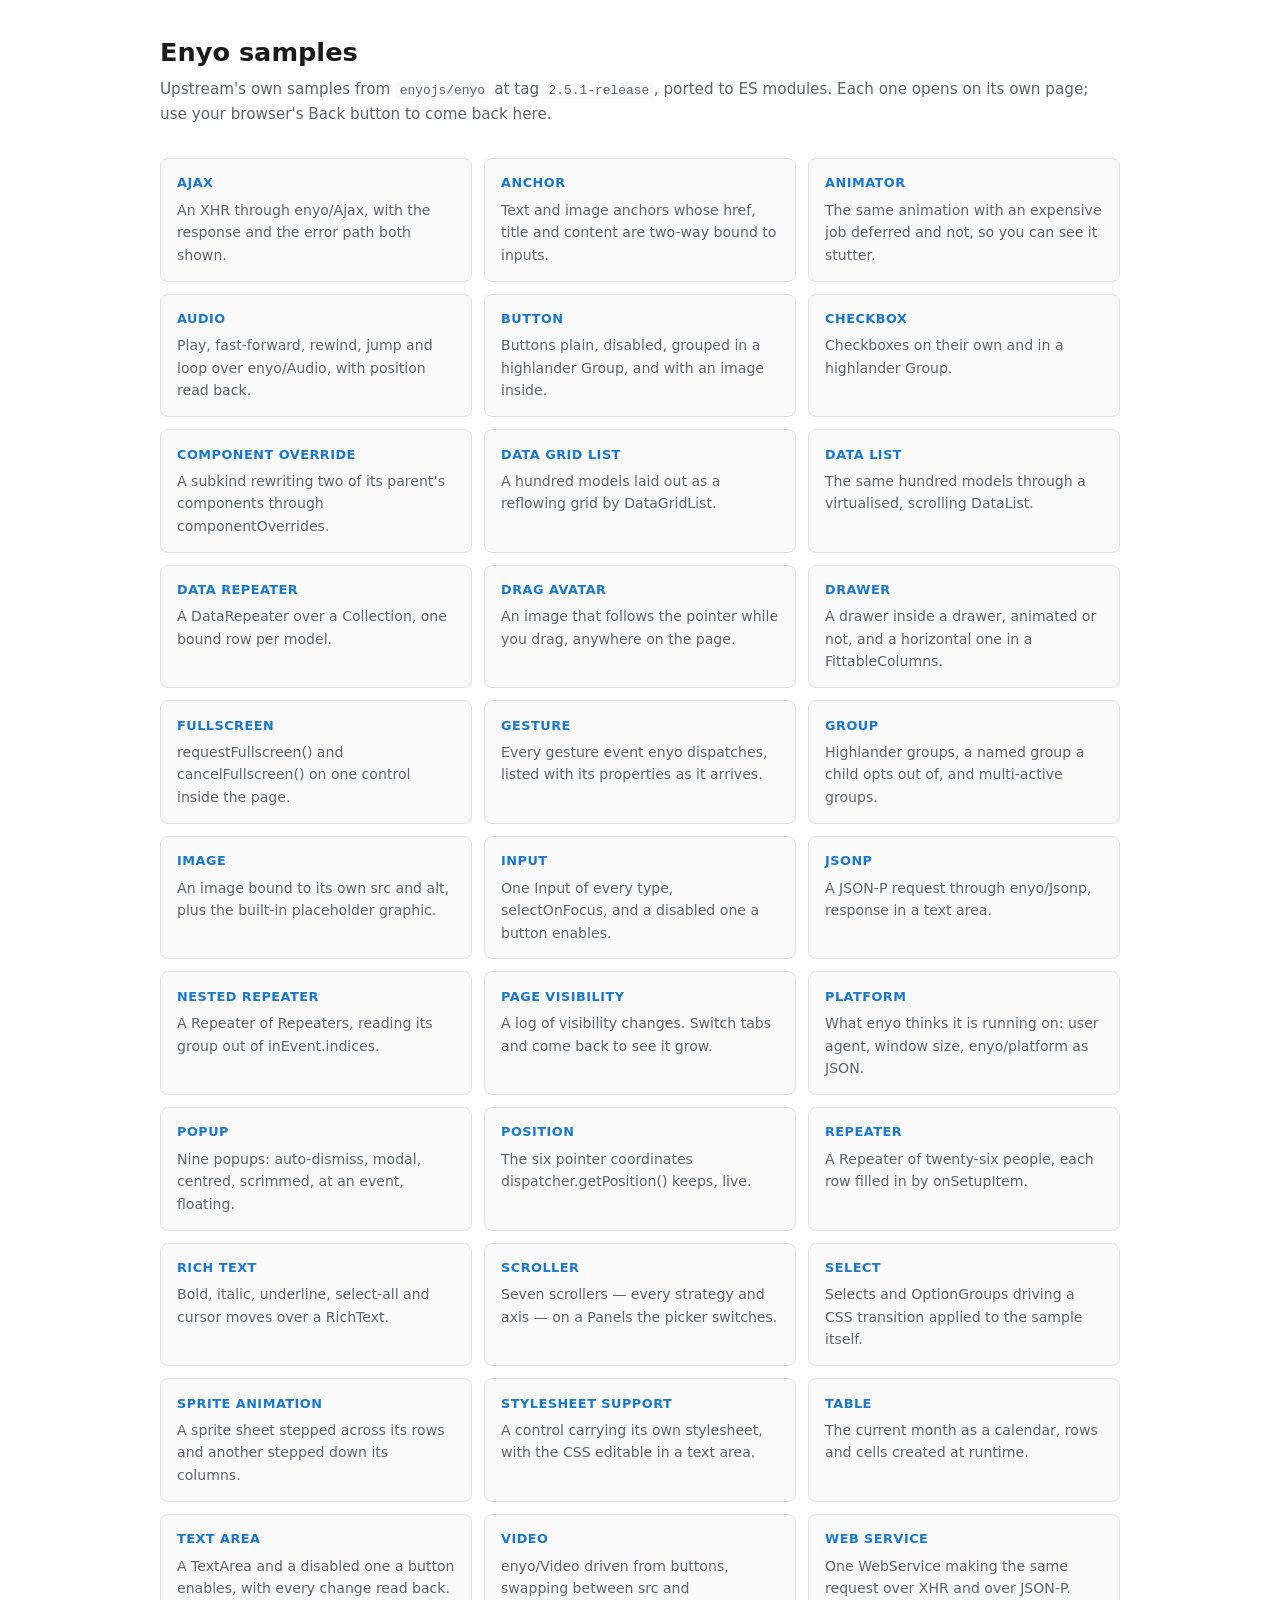
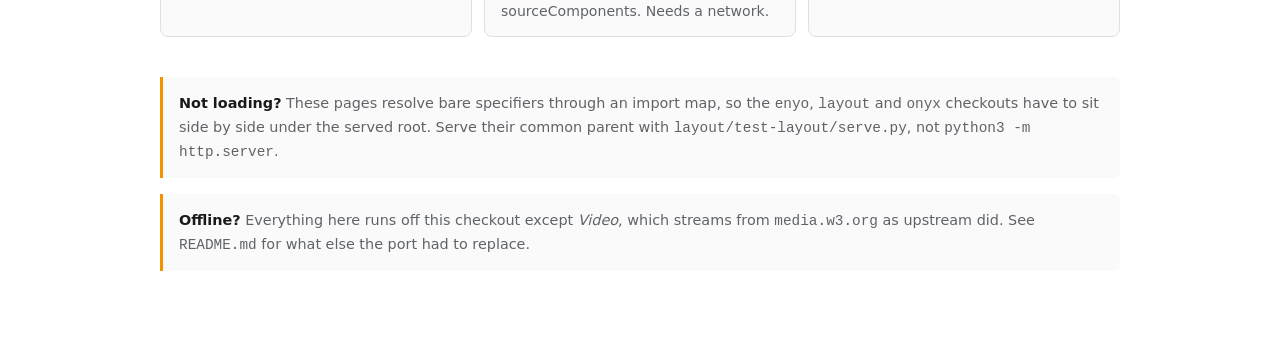
<file: samples/index.html>
<!doctype html>
<html lang="en">
<head>
<meta charset="utf-8">
<meta http-equiv="x-ua-compatible" content="ie=edge">
<meta name="viewport" content="width=device-width, initial-scale=1">
<title>Enyo Samples</title>

<style>
 :root {
   --bg: #fff; --fg: #1a1a1a; --muted: #5f6368; --line: #e0e0e0;
   --accent: #F49200; --link: #1879CD; --card: #fafafa;
 }
 @media (prefers-color-scheme: dark) {
   :root:not([data-theme="light"]) {
     --bg: #17181a; --fg: #e8eaed; --muted: #9aa0a6; --line: #303134;
     --accent: #F49200; --link: #6cb6f5; --card: #202124;
   }
 }
 * { box-sizing: border-box; }
 body {
   margin: 0; padding: 2rem 1rem 4rem;
   background: var(--bg); color: var(--fg);
   font: 16px/1.6 system-ui, -apple-system, "Segoe UI", sans-serif;
 }
 .wrap { max-width: 60rem; margin: 0 auto; }
 h1 { font-size: 1.6rem; margin: 0 0 .25rem; }
 .sub { color: var(--muted); margin: 0 0 2rem; font-size: .95rem; }
 .sub code { font-size: .85em; background: var(--card); padding: .1em .35em; border-radius: 3px; }
 .grid { display: grid; gap: .75rem; grid-template-columns: repeat(auto-fill, minmax(17rem, 1fr)); }
 a.card {
   display: block; padding: .9rem 1rem; text-decoration: none; color: inherit;
   background: var(--card); border: 1px solid var(--line); border-radius: 8px;
 }
 a.card:hover { border-color: var(--accent); }
 a.card .name {
   display: block; font-weight: 600; color: var(--link);
   text-transform: uppercase; font-size: .8rem; letter-spacing: .04em;
 }
 a.card .blurb { display: block; color: var(--muted); font-size: .88rem; margin-top: .3rem; }
 .note {
   margin-top: 2.5rem; padding: .9rem 1rem; border-left: 3px solid var(--accent);
   background: var(--card); color: var(--muted); font-size: .9rem; border-radius: 0 6px 6px 0;
 }
 .note strong { color: var(--fg); }
 .note + .note { margin-top: 1rem; }
</style>
</head>
<body>
<div class="wrap">

<h1>Enyo samples</h1>
<p class="sub">
  Upstream's own samples from <code>enyojs/enyo</code> at tag
  <code>2.5.1-release</code>, ported to ES modules. Each one opens on its own
  page; use your browser's Back button to come back here.
</p>

<div class="grid" id="grid"></div>

<p class="note" id="note">
  <strong>Not loading?</strong> These pages resolve bare specifiers through an
  import map, so the <code>enyo</code>, <code>layout</code> and
  <code>onyx</code> checkouts have to sit side by side under the served root.
  Serve their common parent with
  <code>layout/test-layout/serve.py</code>, not <code>python3 -m
  http.server</code>.
</p>

<p class="note">
  <strong>Offline?</strong> Everything here runs off this checkout except
  <em>Video</em>, which streams from <code>media.w3.org</code> as upstream
  did. See <code>README.md</code> for what else the port had to replace.
</p>

</div>

<script type="module">
import samples from './samples.js';

document.getElementById('grid').innerHTML = samples.map(s =>
	'<a class="card" href="sample.html?s=' + encodeURIComponent(s.name) + '">' +
		'<span class="name">' + s.label + '</span>' +
		'<span class="blurb">' + s.blurb + '</span>' +
	'</a>'
).join('');
</script>
</body>
</html>
</file>
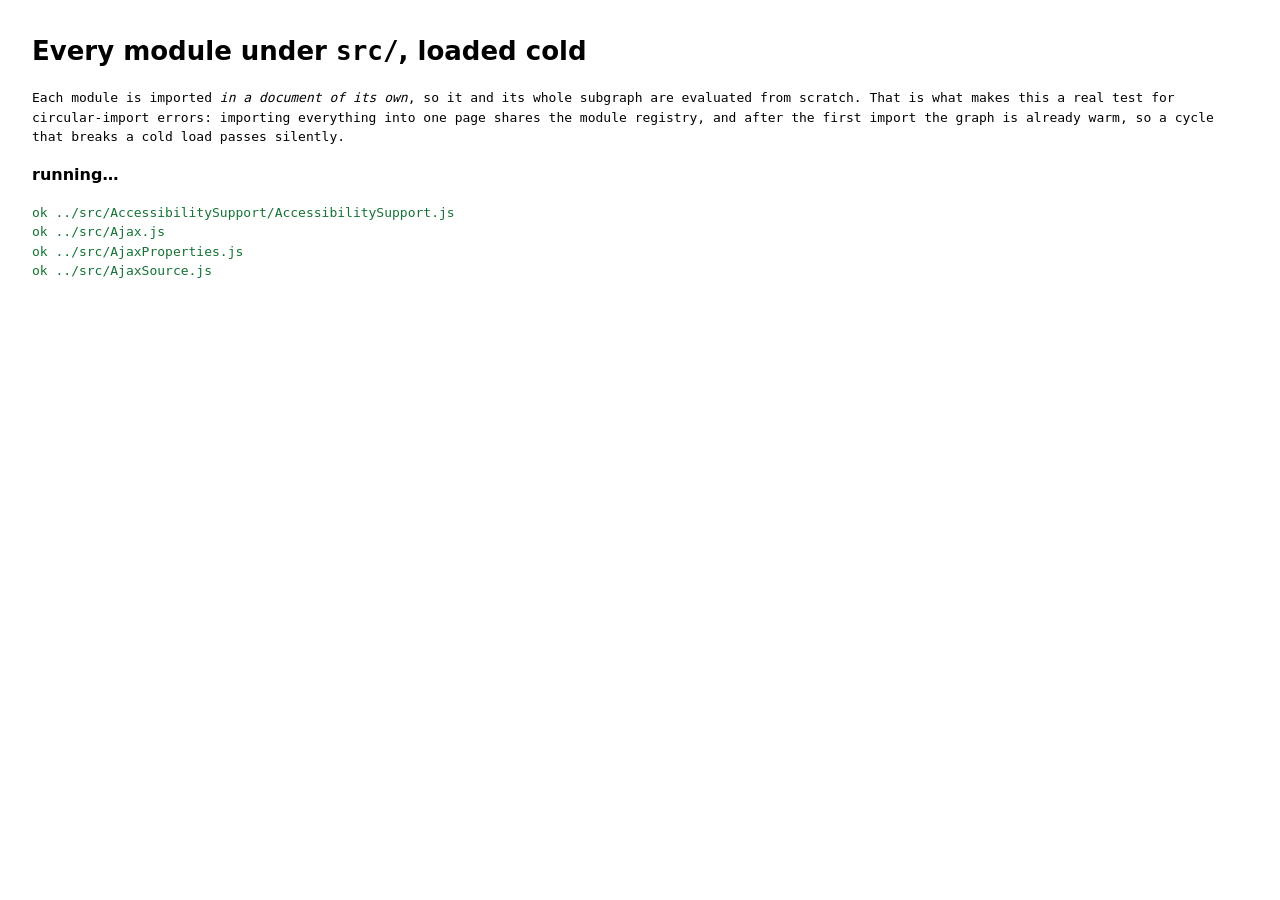
<file: test-esm/all-modules.html>
<!doctype html>
<html>
<head>
<meta charset="utf-8">
<title>Enyo ESM — every module</title>
<style>
 body { font: 13px/1.5 ui-monospace, monospace; margin: 2rem; }
 h1 { font-family: system-ui, sans-serif; }
 .ok { color: #137333; } .bad { color: #c5221f; font-weight: bold; }
 #summary { font: 600 16px/1.5 system-ui, sans-serif; margin: 1rem 0; }
 iframe { display: none; }
</style>
</head>
<body>
<h1>Every module under <code>src/</code>, loaded cold</h1>
<p>Each module is imported <em>in a document of its own</em>, so it and its whole
subgraph are evaluated from scratch. That is what makes this a real test for
circular-import errors: importing everything into one page shares the module
registry, and after the first import the graph is already warm, so a cycle that
breaks a cold load passes silently.</p>
<script>
// Classic script, deliberately not a module: it runs even when the module
// script never does. A missing export or an unresolvable specifier is a
// LINK-time error, so the module script is not executed at all -- without
// this, the page just looks unfinished instead of failed.
(function () {
	var settled = false;
	function fail (why) {
		if (settled) return;
		settled = true;
		document.title = 'FAIL (load)';
		window.__harnessLoadFailure = why;
		console.error('HARNESS FAILED: ' + why);
	}
	window.__harnessSettled = function () { settled = true; };
	window.addEventListener('error', function (e) {
		fail('module graph failed to load — ' + ((e && e.message) || 'error'));
	}, true);
	setTimeout(function () { fail('harness did not finish'); }, 60000);
})();
</script>

<div id="summary">running…</div>
<div id="out"></div>
<iframe id="frame"></iframe>

<script type="module">
import modules from './modules.js';

const out = document.getElementById('out');
const frame = document.getElementById('frame');
const failures = [];
// touch.js only extends enyo/gesture; it never exported anything.
const NO_DEFAULT_EXPECTED = ['../src/touch.js'];

function loadOne (spec) {
	return new Promise(function (resolve) {
		function onMessage (e) {
			if (!e.data || e.data.spec !== spec) return;
			window.removeEventListener('message', onMessage);
			clearTimeout(timer);
			resolve(e.data);
		}
		const timer = setTimeout(function () {
			window.removeEventListener('message', onMessage);
			resolve({spec: spec, ok: false, error: 'timed out'});
		}, 20000);
		window.addEventListener('message', onMessage);
		frame.src = 'load-one.html?m=' + encodeURIComponent(spec);
	});
}

for (const m of modules) {
	const r = await loadOne(m);
	// A module with no default export used to be reported as a footnote on a
	// pass. Every module under src/ exports something except touch.js, which
	// is purely a side-effecting module, so anything else missing one is a
	// failure -- that is exactly what a bad export rewrite looks like.
	if (r.ok && !r.hasDefault && NO_DEFAULT_EXPECTED.indexOf(m) === -1) {
		failures.push([m, 'no default export']);
		out.insertAdjacentHTML('beforeend',
			'<div class="bad">FAIL  ' + m + '   no default export</div>');
	} else if (r.ok) {
		out.insertAdjacentHTML('beforeend',
			'<div class="ok">ok    ' + m +
			(r.hasDefault ? '' : '   (no default export, expected)') + '</div>');
	} else {
		failures.push([m, r.error]);
		out.insertAdjacentHTML('beforeend',
			'<div class="bad">FAIL  ' + m + '   ' + r.error.replace(/</g, '&lt;') + '</div>');
	}
}

document.getElementById('summary').textContent =
	modules.length + ' modules loaded cold, ' + failures.length + ' failed';
document.title = failures.length ? 'FAIL (' + failures.length + ')' : 'ALL ' + modules.length + ' OK';
window.__harnessSettled();
window.enyoEsmModuleTest = {total: modules.length, failures: failures};
console.log(failures.length
	? 'MODULE FAILURES: ' + JSON.stringify(failures.slice(0, 10), null, 1)
	: 'ALL ' + modules.length + ' MODULES EVALUATED CLEANLY (cold)');
</script>
</body>
</html>
</file>
